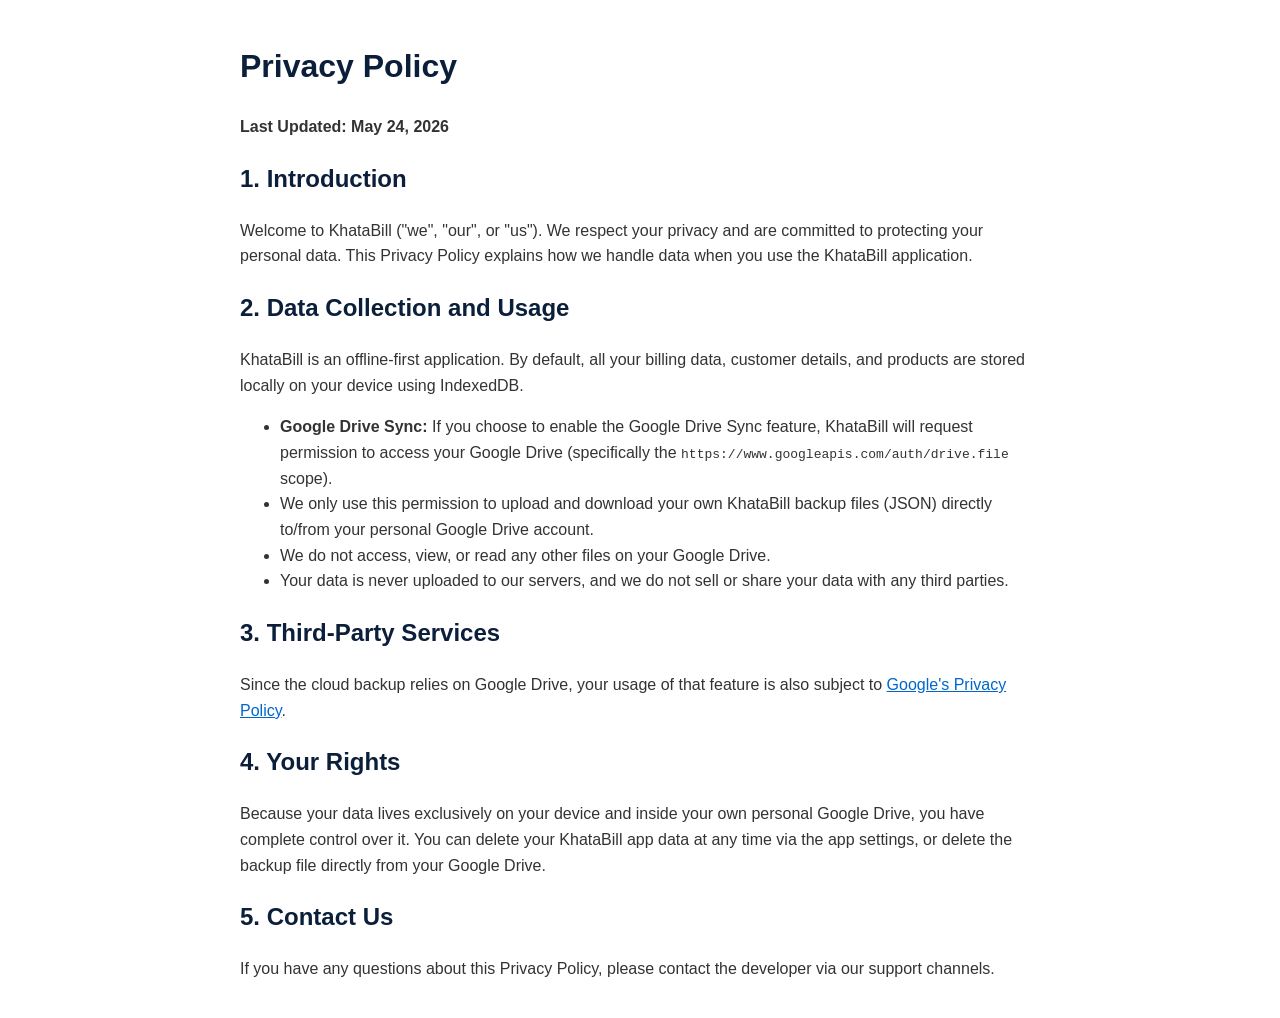
<file: privacy-policy.html>
<!DOCTYPE html>
<html lang="en">
<head>
  <meta charset="UTF-8">
  <meta name="viewport" content="width=device-width, initial-scale=1.0">
  <title>Privacy Policy - KhataBill</title>
  <style>
    body { font-family: 'Inter', sans-serif; line-height: 1.6; color: #333; max-width: 800px; margin: 0 auto; padding: 20px; }
    h1, h2 { color: #0B1F3A; }
    a { color: #0066cc; }
  </style>
</head>
<body>
  <h1>Privacy Policy</h1>
  <p><strong>Last Updated: May 24, 2026</strong></p>
  
  <h2>1. Introduction</h2>
  <p>Welcome to KhataBill ("we", "our", or "us"). We respect your privacy and are committed to protecting your personal data. This Privacy Policy explains how we handle data when you use the KhataBill application.</p>

  <h2>2. Data Collection and Usage</h2>
  <p>KhataBill is an offline-first application. By default, all your billing data, customer details, and products are stored locally on your device using IndexedDB.</p>
  <ul>
    <li><strong>Google Drive Sync:</strong> If you choose to enable the Google Drive Sync feature, KhataBill will request permission to access your Google Drive (specifically the <code>https://www.googleapis.com/auth/drive.file</code> scope).</li>
    <li>We only use this permission to upload and download your own KhataBill backup files (JSON) directly to/from your personal Google Drive account.</li>
    <li>We do not access, view, or read any other files on your Google Drive.</li>
    <li>Your data is never uploaded to our servers, and we do not sell or share your data with any third parties.</li>
  </ul>

  <h2>3. Third-Party Services</h2>
  <p>Since the cloud backup relies on Google Drive, your usage of that feature is also subject to <a href="https://policies.google.com/privacy" target="_blank">Google's Privacy Policy</a>.</p>

  <h2>4. Your Rights</h2>
  <p>Because your data lives exclusively on your device and inside your own personal Google Drive, you have complete control over it. You can delete your KhataBill app data at any time via the app settings, or delete the backup file directly from your Google Drive.</p>

  <h2>5. Contact Us</h2>
  <p>If you have any questions about this Privacy Policy, please contact the developer via our support channels.</p>
</body>
</html>
</file>
